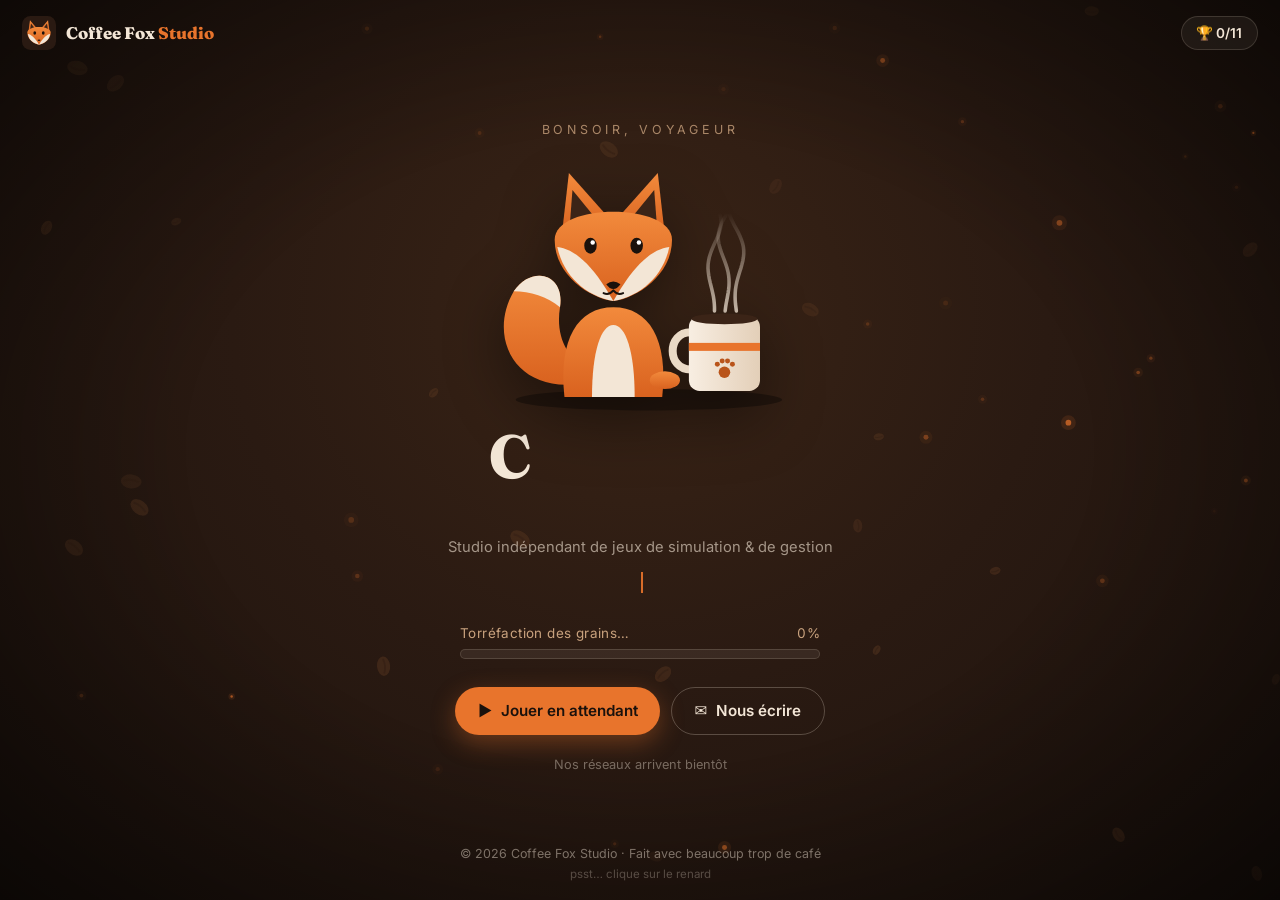
<file: index.html>
<!DOCTYPE html>
<html lang="fr">
<head>
  <meta charset="UTF-8">
  <meta name="viewport" content="width=device-width, initial-scale=1.0, viewport-fit=cover">
  <title>Coffee Fox Studio — Bientôt disponible</title>
  <meta name="description" content="Coffee Fox Studio, studio indépendant de jeux de simulation et de gestion. Notre site infuse doucement : revenez bientôt !">
  <meta name="theme-color" content="#1a110c">

  <!-- Aperçu sur les réseaux (remplace l'URL de l'image par l'adresse complète une fois en ligne, voir README) -->
  <meta property="og:type" content="website">
  <meta property="og:site_name" content="Coffee Fox Studio">
  <meta property="og:title" content="Coffee Fox Studio — Bientôt disponible">
  <meta property="og:description" content="Studio indépendant de jeux de simulation et de gestion. Le site infuse doucement…">
  <meta property="og:image" content="assets/img/og-image.png">
  <meta name="twitter:card" content="summary_large_image">

  <link rel="icon" href="assets/img/favicon.svg" type="image/svg+xml">
  <link rel="icon" href="assets/img/icon-192.png" type="image/png" sizes="192x192">
  <link rel="apple-touch-icon" href="assets/img/apple-touch-icon.png">
  <link rel="manifest" href="site.webmanifest">

  <link rel="preconnect" href="https://fonts.googleapis.com">
  <link rel="preconnect" href="https://fonts.gstatic.com" crossorigin>
  <link href="https://fonts.googleapis.com/css2?family=Fraunces:opsz,wght@9..144,600;9..144,800&family=Inter:wght@400;500;600&display=swap" rel="stylesheet">
  <link rel="stylesheet" href="assets/css/style.css">
</head>
<body>
  <!-- Écran de chargement -->
  <div id="loader" class="loader" aria-hidden="true">
    <div class="loader-cup"><div class="cup-body"><div class="loader-coffee"></div></div></div>
    <p>Préparation du café…</p>
  </div>

  <canvas id="bg" aria-hidden="true"></canvas>
  <div class="glow" id="glow" aria-hidden="true"></div>

  <header class="topbar">
    <a class="brand" href="./" aria-label="Coffee Fox Studio, accueil">
      <img src="assets/img/favicon.svg" alt="" width="34" height="34">
      <span>Coffee Fox <em>Studio</em></span>
    </a>
    <button class="ach-btn" id="achBtn" type="button" aria-haspopup="dialog" title="Succès">
      <span aria-hidden="true">🏆</span> <span id="achCount">0/11</span>
    </button>
  </header>

  <main id="main">
    <p class="greeting" id="greeting">Bienvenue, voyageur</p>

    <svg class="mascot" id="mascot" viewBox="0 0 360 310" role="img" tabindex="0"
         aria-label="Le renard de Coffee Fox Studio avec sa tasse de café. Clique dessus !">
      <defs>
        <linearGradient id="foxGrad" x1="0" y1="0" x2="0" y2="1">
          <stop offset="0" stop-color="#f28a3c"/>
          <stop offset="1" stop-color="#d9621f"/>
        </linearGradient>
        <linearGradient id="mugGrad" x1="0" y1="0" x2="1" y2="0">
          <stop offset="0" stop-color="#f8eee2"/>
          <stop offset="1" stop-color="#e3cfb8"/>
        </linearGradient>
        <linearGradient id="steamGrad" gradientUnits="userSpaceOnUse" x1="0" y1="190" x2="0" y2="80">
          <stop offset="0" stop-color="#f3e6d6" stop-opacity=".75"/>
          <stop offset="1" stop-color="#f3e6d6" stop-opacity="0"/>
        </linearGradient>
      </defs>

      <ellipse cx="190" cy="290" rx="150" ry="12" fill="rgba(0,0,0,.35)"/>

      <g id="fox">
        <!-- Queue -->
        <g id="tail">
          <path d="M112 272 C 40 282, 8 220, 38 168 C 58 138, 96 148, 90 186 C 85 216, 96 246, 126 256 Z" fill="url(#foxGrad)"/>
          <path d="M38 168 C 58 138, 96 148, 90 186 C 76 174, 56 168, 38 168 Z" fill="#f3e6d6"/>
        </g>

        <!-- Corps -->
        <path d="M95 287 C 88 222, 110 186, 150 186 C 190 186, 212 222, 205 287 Z" fill="url(#foxGrad)"/>
        <path d="M126 287 C 126 236, 136 206, 150 206 C 164 206, 174 236, 174 287 Z" fill="#f3e6d6"/>

        <!-- Tête -->
        <g id="headTilt">
          <g id="head">
            <g id="earL">
              <polygon points="92,105 100,35 140,80" fill="url(#foxGrad)"/>
              <polygon points="101,94 104,54 127,82" fill="#3b2417"/>
            </g>
            <g id="earR">
              <polygon points="208,105 200,35 160,80" fill="url(#foxGrad)"/>
              <polygon points="199,94 196,54 173,82" fill="#3b2417"/>
            </g>

            <path d="M84 110 C 84 68, 216 68, 216 110 C 216 150, 176 176, 150 179 C 124 176, 84 150, 84 110 Z" fill="url(#foxGrad)"/>
            <path d="M87 118 C 105 120, 126 136, 150 179 C 119 173, 94 151, 87 118 Z" fill="#f3e6d6"/>
            <path d="M213 118 C 195 120, 174 136, 150 179 C 181 173, 206 151, 213 118 Z" fill="#f3e6d6"/>

            <ellipse class="blush" cx="110" cy="140" rx="10" ry="6" fill="#f07a7a"/>
            <ellipse class="blush" cx="190" cy="140" rx="10" ry="6" fill="#f07a7a"/>

            <!-- Yeux ouverts (suivent la souris) -->
            <g class="eyes-open">
              <g class="eye"><g class="pupil">
                <ellipse cx="124" cy="116" rx="7" ry="9" fill="#1a110c"/>
                <circle cx="126.5" cy="112.5" r="2.5" fill="#fff"/>
              </g></g>
              <g class="eye"><g class="pupil">
                <ellipse cx="176" cy="116" rx="7" ry="9" fill="#1a110c"/>
                <circle cx="178.5" cy="112.5" r="2.5" fill="#fff"/>
              </g></g>
            </g>
            <!-- Yeux contents (survol) -->
            <g class="eyes-happy" stroke="#1a110c" stroke-width="3.2" fill="none" stroke-linecap="round">
              <path d="M116 119 Q124 108 132 119"/>
              <path d="M168 119 Q176 108 184 119"/>
            </g>
            <!-- Yeux fermés (sommeil) -->
            <g class="eyes-closed" stroke="#1a110c" stroke-width="3.2" fill="none" stroke-linecap="round">
              <path d="M116 114 Q124 122 132 114"/>
              <path d="M168 114 Q176 122 184 114"/>
            </g>

            <path d="M142 160 Q150 154 158 160 Q150 171 142 160 Z" fill="#1a110c"/>
            <path d="M150 167 Q145 173 139 170 M150 167 Q155 173 161 170" stroke="#1a110c" stroke-width="2.2" fill="none" stroke-linecap="round"/>

            <!-- Lunettes de soleil (code secret) -->
            <g id="shades">
              <rect x="107" y="105" width="34" height="20" rx="7" fill="#111"/>
              <rect x="159" y="105" width="34" height="20" rx="7" fill="#111"/>
              <path d="M141 111 L159 111" stroke="#111" stroke-width="4"/>
              <path d="M112 110 L122 110" stroke="rgba(255,255,255,.45)" stroke-width="2.5" stroke-linecap="round"/>
              <path d="M164 110 L174 110" stroke="rgba(255,255,255,.45)" stroke-width="2.5" stroke-linecap="round"/>
            </g>
          </g>
        </g>

        <!-- Patte posée près de la tasse -->
        <ellipse cx="208" cy="268" rx="17" ry="10" fill="url(#foxGrad)"/>
      </g>

      <!-- Tasse -->
      <g id="mug">
        <path d="M237 214 C 210 214, 210 256, 237 256" stroke="#eadac6" stroke-width="9" fill="none" stroke-linecap="round"/>
        <rect x="235" y="196" width="80" height="84" rx="12" fill="url(#mugGrad)"/>
        <rect x="235" y="226" width="80" height="9" fill="#e8742c"/>
        <g fill="#b9541a">
          <circle cx="275" cy="259" r="6.5"/>
          <circle cx="267" cy="250" r="2.8"/>
          <circle cx="272.5" cy="246.5" r="2.8"/>
          <circle cx="278.5" cy="246.5" r="2.8"/>
          <circle cx="284" cy="250" r="2.8"/>
        </g>
        <ellipse cx="275" cy="199" rx="37" ry="6" fill="#3b2417"/>
      </g>

      <!-- Vapeur (animée en JS) -->
      <g fill="none" stroke="url(#steamGrad)" stroke-width="4" stroke-linecap="round">
        <path class="steam"/>
        <path class="steam"/>
        <path class="steam"/>
      </g>

      <!-- Zzz (sommeil) -->
      <g class="zzz" fill="#f3e6d6" font-family="Fraunces, Georgia, serif" font-weight="800">
        <text x="196" y="72" font-size="16">z</text>
        <text x="210" y="52" font-size="21">z</text>
        <text x="226" y="30" font-size="27">Z</text>
      </g>
    </svg>

    <h1 class="title" aria-label="Coffee Fox Studio">
      <span aria-hidden="true">
        <span data-split>Coffee</span> <span class="accent" data-split>Fox</span>
        <span class="studio" data-split>Studio</span>
      </span>
    </h1>

    <p class="tagline">Studio indépendant de jeux de simulation &amp; de gestion</p>

    <p class="typed" aria-live="polite"><span id="typed"></span><span class="cursor" aria-hidden="true"></span></p>

    <div class="brew" role="progressbar" aria-label="Avancement du site" aria-valuemin="0" aria-valuemax="100" aria-valuenow="0" id="brew">
      <div class="brew-label">
        <span id="brewText">Torréfaction des grains…</span>
        <span id="pct">0%</span>
      </div>
      <div class="bar"><div class="fill" id="fill"></div></div>
    </div>

    <div class="actions">
      <button class="btn btn-primary" id="playBtn" type="button" aria-haspopup="dialog">
        <span aria-hidden="true">▶</span> Jouer en attendant
      </button>
      <a class="btn btn-ghost" id="contactBtn" href="#" hidden>
        <span aria-hidden="true">✉</span> Nous écrire
      </a>
    </div>

    <ul class="socials" id="socials" aria-label="Nos réseaux"></ul>
  </main>

  <footer class="footer">
    © <span id="year"></span> Coffee Fox Studio · Fait avec beaucoup trop de café
    <span class="hint">psst… clique sur le renard</span>
  </footer>

  <!-- Mini-jeu -->
  <dialog id="gameDialog" class="dlg dlg-game" aria-labelledby="gameTitle">
    <div class="dlg-head">
      <h2 id="gameTitle">Attrape les grains</h2>
      <button class="dlg-close" type="button" data-close aria-label="Fermer">✕</button>
    </div>
    <div class="hud">
      <span>Score <strong id="gScore">0</strong></span>
      <span>Record <strong id="gBest">0</strong></span>
      <span class="lives" id="gLives" aria-label="Vies">♥♥♥</span>
    </div>
    <div class="game-wrap">
      <canvas id="gameCanvas" width="420" height="560"></canvas>
      <div class="overlay" id="gOverlay">
        <p class="overlay-title" id="gOverlayTitle">Prêt, barista ?</p>
        <p class="overlay-text" id="gOverlayText">
          Attrape les <b>grains de café</b> avec la tasse.<br>
          Les <b class="gold">grains dorés</b> valent 5 points.<br>
          Évite les <b class="bug">bugs</b> : 3 vies, pas une de plus.
        </p>
        <button class="btn btn-primary" id="gStart" type="button">Jouer</button>
        <p class="overlay-keys">Souris, doigt ou flèches ← → (Q / D marche aussi)</p>
      </div>
    </div>
  </dialog>

  <!-- Succès -->
  <dialog id="achDialog" class="dlg" aria-labelledby="achTitle">
    <div class="dlg-head">
      <h2 id="achTitle">Succès <small id="achSummary"></small></h2>
      <button class="dlg-close" type="button" data-close aria-label="Fermer">✕</button>
    </div>
    <ul class="ach-list" id="achList"></ul>
    <div class="dlg-foot">
      <button class="btn-link" id="achReset" type="button">Réinitialiser les succès</button>
    </div>
  </dialog>

  <script src="assets/js/achievements.js" defer></script>
  <script src="assets/js/minigame.js" defer></script>
  <script src="assets/js/main.js" defer></script>
</body>
</html>
</file>
<file: assets/css/style.css>
/* ==========================================================
   Coffee Fox Studio — page "bientôt disponible"
   ========================================================== */

:root {
  --espresso: #1a110c;
  --roast: #2a1a12;
  --bean: #3b2417;
  --fox: #e8742c;
  --fox-dark: #b9541a;
  --cream: #f3e6d6;
  --latte: #c9a27e;
  --gold: #f5c04a;
  --bug: #e0533d;
  --line: rgba(243, 230, 214, .15);
}

*,
*::before,
*::after { margin: 0; padding: 0; box-sizing: border-box; }

html { -webkit-text-size-adjust: 100%; }

body {
  min-height: 100vh;
  min-height: 100svh;
  display: flex;
  flex-direction: column;
  font-family: "Inter", system-ui, -apple-system, "Segoe UI", sans-serif;
  color: var(--cream);
  background: radial-gradient(ellipse at 50% 35%, #3a2416 0%, var(--roast) 45%, var(--espresso) 100%) fixed;
  background-color: var(--espresso);
  overflow-x: hidden;
}

body::after {
  content: "";
  position: fixed;
  inset: 0;
  pointer-events: none;
  background: radial-gradient(ellipse at center, transparent 50%, rgba(0, 0, 0, .55) 100%);
  z-index: 1;
}

a { color: inherit; }

:focus-visible {
  outline: 2px solid var(--latte);
  outline-offset: 3px;
  border-radius: 6px;
}

::selection { background: var(--fox); color: var(--espresso); }

/* ---------- Chargement ---------- */
.loader {
  position: fixed;
  inset: 0;
  z-index: 100;
  display: flex;
  flex-direction: column;
  align-items: center;
  justify-content: center;
  gap: 1.2rem;
  background: var(--espresso);
  color: var(--latte);
  font-size: .9rem;
  letter-spacing: .04em;
  transition: opacity .6s ease, visibility .6s;
}

.loader.hidden { opacity: 0; visibility: hidden; }

.loader-cup { position: relative; width: 56px; height: 60px; }

.loader-cup::after {
  content: "";
  position: absolute;
  right: -20px;
  top: 10px;
  width: 18px;
  height: 26px;
  border: 4px solid var(--cream);
  border-left: 0;
  border-radius: 0 14px 14px 0;
}

.cup-body {
  position: absolute;
  inset: 0;
  border: 4px solid var(--cream);
  border-top: 0;
  border-radius: 0 0 16px 16px;
  overflow: hidden;
}

.loader-coffee {
  position: absolute;
  left: 0;
  right: 0;
  bottom: 0;
  height: 0;
  background: linear-gradient(var(--fox), var(--bean));
  animation: fillcup 1.1s ease-out forwards;
}

@keyframes fillcup { to { height: 85%; } }

/* ---------- Fond ---------- */
#bg {
  position: fixed;
  inset: 0;
  width: 100%;
  height: 100%;
  z-index: 0;
}

.glow {
  position: fixed;
  left: 0;
  top: 0;
  width: 440px;
  height: 440px;
  margin: -220px 0 0 -220px;
  border-radius: 50%;
  background: radial-gradient(circle, rgba(232, 116, 44, .13), transparent 65%);
  pointer-events: none;
  z-index: 1;
  transform: translate(-9999px, -9999px);
  will-change: transform;
}

/* ---------- Barre du haut ---------- */
.topbar {
  position: fixed;
  top: 0;
  left: 0;
  right: 0;
  z-index: 10;
  display: flex;
  align-items: center;
  justify-content: space-between;
  padding: max(1rem, env(safe-area-inset-top)) 1.4rem 1rem;
  pointer-events: none;
}

.topbar > * { pointer-events: auto; }

.brand {
  display: flex;
  align-items: center;
  gap: .6rem;
  text-decoration: none;
  font-family: "Fraunces", Georgia, serif;
  font-weight: 800;
  font-size: 1.05rem;
}

.brand em { font-style: normal; color: var(--fox); }

.ach-btn {
  font: 600 .85rem "Inter", system-ui, sans-serif;
  color: var(--cream);
  background: rgba(243, 230, 214, .06);
  border: 1px solid var(--line);
  border-radius: 999px;
  padding: .5rem .9rem;
  cursor: pointer;
  transition: background .2s, transform .2s;
}

.ach-btn:hover { background: rgba(243, 230, 214, .12); transform: translateY(-1px); }
.ach-btn.bump { animation: bump .5s; }

@keyframes bump {
  30% { transform: scale(1.18); }
  60% { transform: scale(.95); }
}

/* ---------- Contenu ---------- */
main {
  position: relative;
  z-index: 2;
  flex: 1;
  display: flex;
  flex-direction: column;
  align-items: center;
  justify-content: center;
  text-align: center;
  padding: 5.5rem 1.5rem 1.5rem;
  width: 100%;
  max-width: 680px;
  margin: 0 auto;
  opacity: 0;
  transition: opacity .6s ease;
}

body.ready main { opacity: 1; }

.greeting {
  font-size: .78rem;
  letter-spacing: .3em;
  text-transform: uppercase;
  color: var(--latte);
  opacity: .8;
  margin-bottom: .3rem;
}

/* ---------- Mascotte ---------- */
.mascot {
  width: min(320px, 76vw);
  height: auto;
  cursor: pointer;
  user-select: none;
  -webkit-tap-highlight-color: transparent;
  filter: drop-shadow(0 18px 30px rgba(0, 0, 0, .45));
  overflow: visible;
}

body.ready .mascot { animation: mascotIn .9s cubic-bezier(.2, 1.3, .4, 1) both; }

@keyframes mascotIn {
  from { opacity: 0; transform: translateY(30px) scale(.9); }
  to   { opacity: 1; transform: none; }
}

.mascot:focus-visible { outline-offset: 8px; border-radius: 24px; }

#tail {
  transform-origin: 118px 262px;
  animation: wag 3.2s ease-in-out infinite;
}

#head {
  transform-origin: 150px 180px;
  animation: bob 4s ease-in-out infinite;
}

#earL { transform-origin: 118px 92px; }
#earR { transform-origin: 182px 92px; }
.twitch-l #earL { animation: twitchL .45s ease; }
.twitch-r #earR { animation: twitchR .45s ease; }

.eye {
  transform-box: fill-box;
  transform-origin: center;
  animation: blink 5s infinite;
}

.eyes-open, .eyes-happy, .eyes-closed, .blush { transition: opacity .2s; }
.eyes-happy, .eyes-closed, .blush { opacity: 0; }

#shades {
  opacity: 0;
  transform: translateY(-50px);
  transition: opacity .3s, transform .7s cubic-bezier(.3, 1.6, .5, 1);
}

.cool #shades { opacity: 1; transform: none; }

.zzz { opacity: 0; transition: opacity .4s; }
.zzz text { opacity: 0; }

@media (hover: hover) {
  .mascot:hover .eyes-open { opacity: 0; }
  .mascot:hover .eyes-happy { opacity: 1; }
  .mascot:hover .blush { opacity: .55; }
  .mascot:hover #tail { animation-duration: 1.1s; }
}

.mascot.sleeping .eyes-open,
.mascot.sleeping .eyes-happy { opacity: 0 !important; }
.mascot.sleeping .eyes-closed { opacity: 1; }
.mascot.sleeping .blush { opacity: .35; }
.mascot.sleeping #head { animation-duration: 6s; }
.mascot.sleeping #tail { animation-duration: 7s; }
.mascot.sleeping .zzz { opacity: 1; }
.mascot.sleeping .zzz text { animation: zfloat 2.7s ease-in-out infinite; }
.mascot.sleeping .zzz text:nth-child(2) { animation-delay: .9s; }
.mascot.sleeping .zzz text:nth-child(3) { animation-delay: 1.8s; }

.mascot.jump #fox { animation: hop .55s cubic-bezier(.3, 1.6, .5, 1); }

@keyframes wag {
  0%, 100% { transform: rotate(-4deg); }
  50%      { transform: rotate(7deg); }
}

@keyframes bob {
  0%, 100% { transform: rotate(-1.5deg) translateY(0); }
  50%      { transform: rotate(1.5deg) translateY(-2px); }
}

@keyframes blink {
  0%, 92%, 100% { transform: scaleY(1); }
  95%           { transform: scaleY(.1); }
}

@keyframes twitchL {
  40% { transform: rotate(-12deg); }
  70% { transform: rotate(4deg); }
}

@keyframes twitchR {
  40% { transform: rotate(12deg); }
  70% { transform: rotate(-4deg); }
}

@keyframes hop {
  0%   { transform: translateY(0); }
  40%  { transform: translateY(-22px); }
  100% { transform: translateY(0); }
}

@keyframes zfloat {
  0%   { opacity: 0; transform: translate(0, 10px); }
  30%  { opacity: 1; }
  100% { opacity: 0; transform: translate(10px, -14px); }
}

/* ---------- Texte ---------- */
.title {
  font-family: "Fraunces", Georgia, serif;
  font-weight: 800;
  font-size: clamp(2.3rem, 7.5vw, 3.8rem);
  line-height: 1.05;
  margin-top: .5rem;
  letter-spacing: -.01em;
}

.title .accent { color: var(--fox); }

.title .studio {
  display: block;
  font-weight: 600;
  font-size: .4em;
  letter-spacing: .55em;
  text-transform: uppercase;
  color: var(--latte);
  margin-top: .55rem;
  padding-left: .55em;
}

.letter {
  display: inline-block;
  opacity: 0;
  transform: translateY(18px) rotate(6deg);
  transition: opacity .5s ease, transform .6s cubic-bezier(.2, 1.4, .4, 1), color .3s;
}

.letter.in { opacity: 1; transform: none; }
.letter.in:hover { transform: translateY(-4px) rotate(-4deg); color: var(--gold); }

.tagline {
  margin-top: .9rem;
  font-size: .92rem;
  color: rgba(243, 230, 214, .6);
}

.typed {
  min-height: 1.6em;
  margin-top: 1rem;
  font-size: clamp(1rem, 2.6vw, 1.15rem);
  opacity: .92;
}

.cursor {
  display: inline-block;
  width: 2px;
  height: 1.1em;
  background: var(--fox);
  margin-left: 3px;
  vertical-align: -.15em;
  animation: caret 1s steps(1) infinite;
}

@keyframes caret { 50% { opacity: 0; } }

/* ---------- Barre d'infusion ---------- */
.brew {
  margin: 1.5rem auto 0;
  width: 100%;
  max-width: 360px;
}

.brew-label {
  display: flex;
  justify-content: space-between;
  gap: 1rem;
  font-size: .84rem;
  color: var(--latte);
  margin-bottom: .5rem;
  letter-spacing: .03em;
  font-variant-numeric: tabular-nums;
}

.bar {
  height: 10px;
  border-radius: 99px;
  background: rgba(243, 230, 214, .08);
  border: 1px solid var(--line);
  overflow: hidden;
}

.fill {
  height: 100%;
  width: 0%;
  border-radius: 99px;
  background:
    repeating-linear-gradient(-45deg, rgba(255, 255, 255, .13) 0 8px, transparent 8px 16px),
    linear-gradient(90deg, var(--fox-dark), var(--fox));
  background-size: 32px 32px, 100% 100%;
  animation: stripes 1s linear infinite;
  box-shadow: 0 0 14px rgba(232, 116, 44, .55);
}

@keyframes stripes { to { background-position: 32px 0, 0 0; } }

/* ---------- Boutons ---------- */
.actions {
  display: flex;
  flex-wrap: wrap;
  justify-content: center;
  gap: .7rem;
  margin-top: 1.7rem;
}

.btn {
  display: inline-flex;
  align-items: center;
  gap: .55rem;
  font: 600 .95rem "Inter", system-ui, sans-serif;
  padding: .85rem 1.4rem;
  border-radius: 999px;
  border: 0;
  cursor: pointer;
  text-decoration: none;
  transition: transform .2s, box-shadow .2s, background .2s;
}

.btn-primary {
  background: var(--fox);
  color: var(--espresso);
  box-shadow: 0 8px 24px rgba(232, 116, 44, .35);
}

.btn-primary:hover { transform: translateY(-2px); box-shadow: 0 12px 30px rgba(232, 116, 44, .5); }
.btn-primary:active { transform: translateY(0) scale(.98); }

.btn-ghost {
  background: transparent;
  color: var(--cream);
  border: 1px solid rgba(243, 230, 214, .25);
}

.btn-ghost:hover { background: rgba(243, 230, 214, .08); transform: translateY(-2px); }

.btn-link {
  background: none;
  border: 0;
  color: rgba(243, 230, 214, .45);
  font: inherit;
  font-size: .8rem;
  text-decoration: underline;
  cursor: pointer;
}

.btn-link:hover { color: var(--cream); }

/* ---------- Réseaux ---------- */
.socials {
  list-style: none;
  display: flex;
  flex-wrap: wrap;
  justify-content: center;
  gap: .5rem;
  margin-top: 1.4rem;
}

.socials a {
  display: inline-block;
  padding: .4rem .95rem;
  border-radius: 999px;
  border: 1px solid var(--line);
  font-size: .82rem;
  text-decoration: none;
  color: rgba(243, 230, 214, .8);
  transition: color .2s, border-color .2s, background .2s;
}

.socials a:hover { color: var(--fox); border-color: var(--fox); background: rgba(232, 116, 44, .08); }

.socials .muted {
  font-size: .8rem;
  color: rgba(243, 230, 214, .4);
}

/* ---------- Pied de page ---------- */
.footer {
  position: relative;
  z-index: 2;
  text-align: center;
  font-size: .78rem;
  color: rgba(243, 230, 214, .45);
  padding: 1rem 1rem max(1.2rem, env(safe-area-inset-bottom));
}

.hint {
  display: block;
  margin-top: .35rem;
  font-size: .72rem;
  color: rgba(243, 230, 214, .28);
}

/* ---------- Fenêtres (dialog) ---------- */
.dlg {
  margin: auto;
  width: min(92vw, 460px);
  max-height: 94vh;
  max-height: 94svh;
  padding: 0;
  border: 1px solid var(--line);
  border-radius: 20px;
  color: var(--cream);
  background: linear-gradient(180deg, #2c1c13, #1d130d);
  box-shadow: 0 30px 80px rgba(0, 0, 0, .6);
  overflow: hidden;
}

.dlg[open] { display: flex; flex-direction: column; animation: dlgIn .3s cubic-bezier(.2, 1.3, .4, 1); }

.dlg::backdrop {
  background: rgba(10, 6, 4, .72);
  backdrop-filter: blur(4px);
  -webkit-backdrop-filter: blur(4px);
}

@keyframes dlgIn {
  from { opacity: 0; transform: translateY(16px) scale(.96); }
  to   { opacity: 1; transform: none; }
}

.dlg-head {
  display: flex;
  align-items: center;
  justify-content: space-between;
  padding: 1rem 1.2rem .6rem;
}

.dlg-head h2 {
  font-family: "Fraunces", Georgia, serif;
  font-size: 1.25rem;
}

.dlg-head small {
  font-family: "Inter", system-ui, sans-serif;
  font-size: .8rem;
  font-weight: 500;
  color: var(--latte);
  margin-left: .4rem;
}

.dlg-close {
  width: 34px;
  height: 34px;
  border-radius: 50%;
  border: 1px solid var(--line);
  background: rgba(243, 230, 214, .05);
  color: var(--cream);
  font-size: .9rem;
  cursor: pointer;
}

.dlg-close:hover { background: rgba(243, 230, 214, .12); }

.dlg-foot {
  padding: .4rem 1.2rem 1.1rem;
  text-align: center;
}

/* ---------- Mini-jeu ---------- */
.dlg-game { width: min(94vw, 470px); }

.hud {
  display: flex;
  justify-content: space-between;
  align-items: center;
  gap: 1rem;
  padding: 0 1.2rem .7rem;
  font-size: .85rem;
  color: var(--latte);
  font-variant-numeric: tabular-nums;
}

.hud strong { color: var(--cream); font-size: 1rem; margin-left: .25rem; }
.lives { color: var(--bug); letter-spacing: .15em; font-size: 1.05rem; }
.lives.hit { animation: bump .4s; }

.game-wrap {
  position: relative;
  width: min(calc(100% - 2rem), calc((94svh - 150px) * .75));
  margin: 0 auto 1rem;
}

#gameCanvas {
  display: block;
  width: 100%;
  height: auto;
  aspect-ratio: 3 / 4;
  border-radius: 14px;
  border: 1px solid var(--line);
  touch-action: none;
  cursor: none;
}

.overlay {
  position: absolute;
  inset: 0;
  display: flex;
  flex-direction: column;
  align-items: center;
  justify-content: center;
  gap: .9rem;
  padding: 1.5rem;
  text-align: center;
  border-radius: 14px;
  background: rgba(26, 17, 12, .84);
  transition: opacity .25s;
}

.overlay.hidden { opacity: 0; pointer-events: none; }

.overlay-title {
  font-family: "Fraunces", Georgia, serif;
  font-weight: 800;
  font-size: 1.7rem;
}

.overlay-text { font-size: .9rem; line-height: 1.6; color: rgba(243, 230, 214, .85); }
.overlay-text .gold { color: var(--gold); }
.overlay-text .bug { color: var(--bug); }
.overlay-keys { font-size: .74rem; color: rgba(243, 230, 214, .45); }

/* ---------- Succès ---------- */
.ach-list {
  list-style: none;
  display: grid;
  gap: .55rem;
  padding: .2rem 1.2rem .8rem;
  overflow-y: auto;
}

.ach {
  display: flex;
  align-items: center;
  gap: .85rem;
  padding: .7rem .85rem;
  border-radius: 12px;
  background: rgba(243, 230, 214, .05);
  border: 1px solid transparent;
}

.ach.unlocked { border-color: rgba(232, 116, 44, .35); }
.ach.locked { opacity: .45; }
.ach.locked .ach-icon { filter: grayscale(1); }
.ach-icon { font-size: 1.5rem; width: 2rem; text-align: center; flex-shrink: 0; }
.ach-title { font-weight: 600; font-size: .92rem; }
.ach-desc { font-size: .8rem; color: rgba(243, 230, 214, .65); margin-top: .1rem; }

/* ---------- Notifications de succès ---------- */
.toasts {
  position: fixed;
  right: 1rem;
  bottom: max(1rem, env(safe-area-inset-bottom));
  z-index: 200;
  display: flex;
  flex-direction: column;
  gap: .6rem;
  pointer-events: none;
}

.toast {
  display: flex;
  align-items: center;
  gap: .85rem;
  width: min(300px, calc(100vw - 2rem));
  padding: .8rem 1rem;
  border-radius: 14px;
  background: linear-gradient(135deg, #3a2416, #22160f);
  border: 1px solid rgba(232, 116, 44, .4);
  box-shadow: 0 14px 40px rgba(0, 0, 0, .5), 0 0 24px rgba(232, 116, 44, .15);
  transform: translateX(calc(100% + 2rem));
  transition: transform .55s cubic-bezier(.2, 1.3, .4, 1);
  color: var(--cream);
  text-align: left;
}

.toast.show { transform: none; }
.toast-icon { font-size: 1.8rem; }
.toast-kicker { font-size: .68rem; letter-spacing: .14em; text-transform: uppercase; color: var(--fox); font-weight: 600; }
.toast-title { font-weight: 600; font-size: .95rem; }
.toast-desc { font-size: .78rem; color: rgba(243, 230, 214, .65); }

/* ---------- Adaptations ---------- */
@media (max-width: 520px) {
  .brand span { display: none; }
  .topbar { padding-left: 1rem; padding-right: 1rem; }
}

@media (max-height: 760px) {
  .mascot { width: min(240px, 60vw); }
  .typed { margin-top: .7rem; }
  .brew { margin-top: 1rem; }
  .actions { margin-top: 1.2rem; }
}

@media (pointer: coarse) {
  .glow { display: none; }
}

@media (prefers-reduced-motion: reduce) {
  *, *::before, *::after {
    animation-duration: .001ms !important;
    animation-iteration-count: 1 !important;
    transition-duration: .001ms !important;
  }
}
</file>
